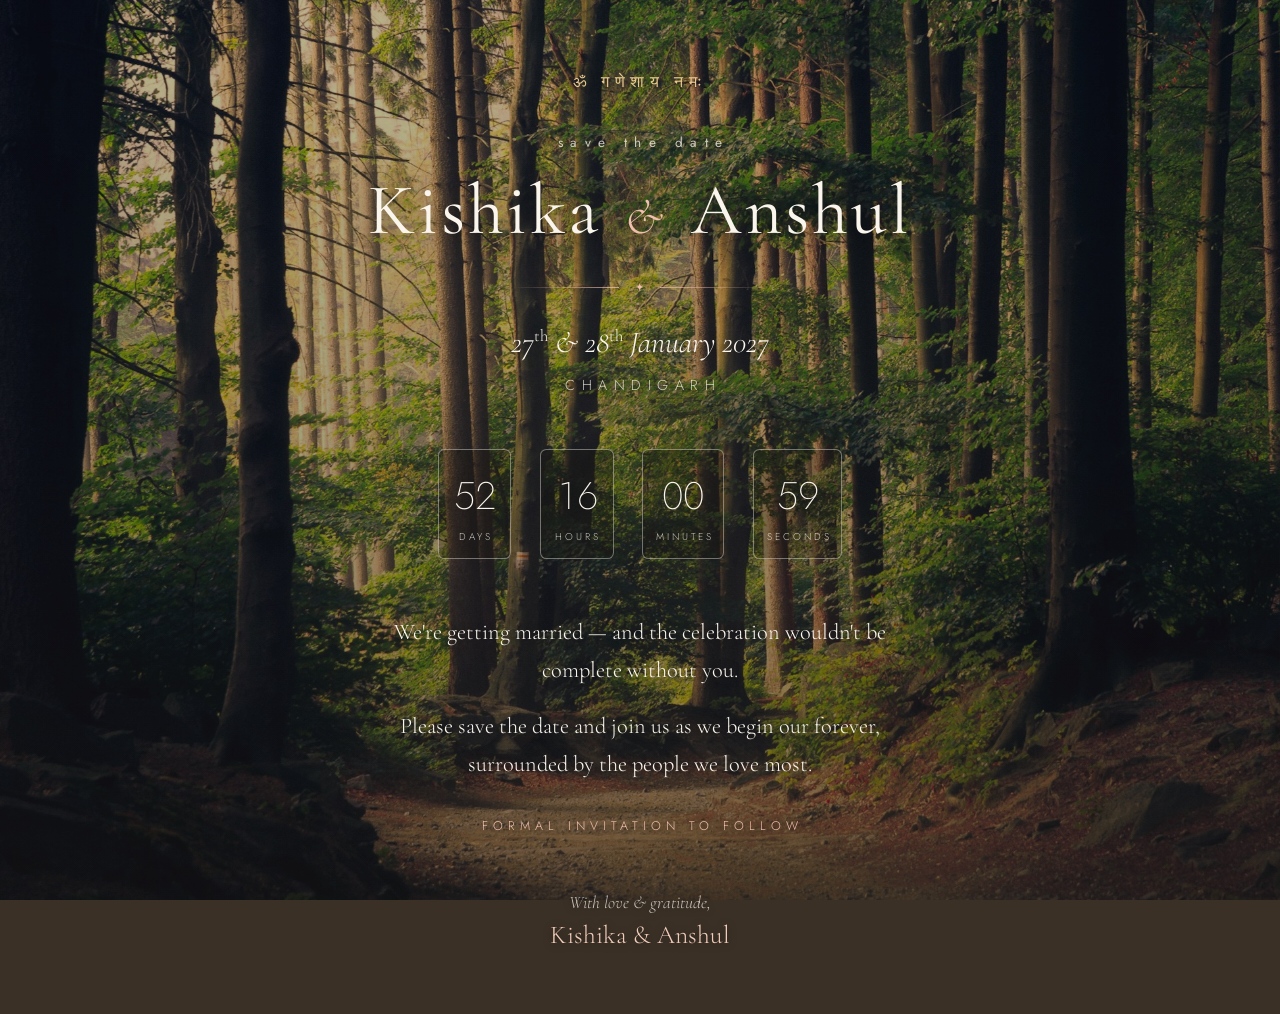
<file: index.html>
<!DOCTYPE html>
<html lang="en">
<head>
  <meta charset="UTF-8">
  <meta name="viewport" content="width=device-width, initial-scale=1.0">
  <title>Kishika &amp; Anshul — Save the Date</title>
  <meta name="description" content="We're getting married! 27–28 January 2027 · Chandigarh. Please save the date.">

  <!-- Link preview (WhatsApp / social) -->
  <meta property="og:title" content="Kishika & Anshul — Save the Date">
  <meta property="og:description" content="We're getting married! 🎉 27–28 January 2027 · Chandigarh. Please save the date.">
  <meta property="og:type" content="website">
  <meta property="og:url" content="https://kishuandanshul.com/">
  <meta property="og:image" content="https://kishuandanshul.com/og-image.png">
  <meta name="twitter:card" content="summary_large_image">

  <link rel="icon" href="data:image/svg+xml,<svg xmlns=%22http://www.w3.org/2000/svg%22 viewBox=%220 0 100 100%22><text y=%22.9em%22 font-size=%2290%22>💍</text></svg>">

  <link rel="preconnect" href="https://fonts.googleapis.com">
  <link rel="preconnect" href="https://fonts.gstatic.com" crossorigin>
  <link href="https://fonts.googleapis.com/css2?family=Cormorant+Garamond:ital,wght@0,300;0,400;0,500;1,400;1,500&family=Jost:wght@200;300;400&display=swap" rel="stylesheet">
  <link rel="stylesheet" href="style.css">
  <link rel="preload" as="image" href="bg.jpg" media="(min-width: 641px)">
  <link rel="preload" as="image" href="bg-mobile.jpg" media="(max-width: 640px)">
</head>
<body>
  <main>
    <header class="hero">
      <p class="blessing fade">ॐ गणेशाय नमः</p>
      <p class="eyebrow fade">save the date</p>
      <h1 class="names fade">Kishika <span class="amp">&amp;</span> Anshul</h1>
      <div class="divider fade" aria-hidden="true"><span></span>✦<span></span></div>
      <p class="dates fade">27<sup>th</sup> &amp; 28<sup>th</sup> January 2027</p>
      <p class="city fade">Chandigarh</p>
    </header>

    <section class="countdown fade" aria-label="Countdown to the wedding">
      <div class="unit"><span class="value" id="days">—</span><span class="label">days</span></div>
      <div class="unit"><span class="value" id="hours">—</span><span class="label">hours</span></div>
      <div class="unit"><span class="value" id="minutes">—</span><span class="label">minutes</span></div>
      <div class="unit"><span class="value" id="seconds">—</span><span class="label">seconds</span></div>
    </section>

    <section class="message fade">
      <p>We're getting married — and the celebration wouldn't be complete without you.</p>
      <p>Please save the date and join us as we begin our forever, surrounded by the people we love most.</p>
      <p class="follow">Formal invitation to follow</p>
    </section>

    <footer class="fade">
      <p class="signoff">With love &amp; gratitude,</p>
      <p class="couple">Kishika &amp; Anshul</p>
    </footer>
  </main>

  <script src="script.js"></script>
</body>
</html>
</file>
<file: style.css>
:root {
  --ivory: #fbf6ed;
  --ivory-soft: rgba(246, 239, 230, 0.78);
  --blush: #f0bfae;
  --blush-deep: #f3cdbb;
  --gold: #e9c98f;
  --shadow-ink: rgba(0, 0, 0, 0.45);
}

* {
  margin: 0;
  padding: 0;
  box-sizing: border-box;
}

html {
  scroll-behavior: smooth;
}

body {
  font-family: "Jost", sans-serif;
  font-weight: 300;
  background: #3a3026;
  color: var(--ivory);
  min-height: 100vh;
  overflow-x: hidden;
  position: relative;
}

/* forest photo background + soft dark overlay for readability */
body::before {
  content: "";
  position: fixed;
  inset: 0;
  z-index: 0;
  background: url("bg.jpg") center / cover no-repeat;
}

body::after {
  content: "";
  position: fixed;
  inset: 0;
  z-index: 0;
  background: linear-gradient(
    180deg,
    rgba(28, 22, 16, 0.3) 0%,
    rgba(28, 22, 16, 0.42) 55%,
    rgba(28, 22, 16, 0.58) 100%
  );
}

@media (max-width: 640px) {
  body::before {
    background-image: url("bg-mobile.jpg");
  }
}

main {
  position: relative;
  z-index: 1;
  max-width: 42rem;
  margin: 0 auto;
  padding: clamp(3rem, 8vh, 6rem) 1.5rem 4rem;
  text-align: center;
  display: flex;
  flex-direction: column;
  align-items: center;
  gap: clamp(2.5rem, 6vh, 4.5rem);
}

/* ---- hero ---- */

.blessing {
  font-family: "Cormorant Garamond", serif;
  font-size: 1rem;
  letter-spacing: 0.35em;
  color: var(--gold);
  text-shadow: 0 1px 10px var(--shadow-ink);
  margin-bottom: 2.5rem;
}

.eyebrow {
  font-size: 0.85rem;
  font-weight: 400;
  letter-spacing: 0.55em;
  text-indent: 0.55em;
  text-transform: lowercase;
  color: var(--ivory-soft);
  text-shadow: 0 1px 8px var(--shadow-ink);
  margin-bottom: 1.2rem;
}

.names {
  font-family: "Cormorant Garamond", serif;
  font-weight: 400;
  font-size: clamp(2.6rem, 10vw, 4.5rem);
  line-height: 1.1;
  letter-spacing: 0.04em;
  color: var(--ivory);
  text-shadow: 0 2px 22px var(--shadow-ink);
}

.names .amp {
  font-style: italic;
  font-weight: 300;
  color: var(--blush);
  font-size: 0.7em;
  padding: 0 0.1em;
}

.divider {
  display: flex;
  align-items: center;
  gap: 1rem;
  color: var(--blush);
  font-size: 0.7rem;
  margin: 1.8rem auto;
  width: min(16rem, 60vw);
}

.divider span {
  flex: 1;
  height: 1px;
  background: linear-gradient(90deg, transparent, rgba(240, 191, 174, 0.75));
}

.divider span:last-child {
  background: linear-gradient(90deg, rgba(240, 191, 174, 0.75), transparent);
}

.dates {
  font-family: "Cormorant Garamond", serif;
  font-style: italic;
  font-size: clamp(1.4rem, 5vw, 1.9rem);
  color: var(--ivory);
  text-shadow: 0 1px 12px var(--shadow-ink);
}

.dates sup {
  font-size: 0.55em;
  font-style: normal;
}

.city {
  font-size: 0.9rem;
  letter-spacing: 0.45em;
  text-indent: 0.45em;
  text-transform: uppercase;
  color: var(--ivory-soft);
  text-shadow: 0 1px 8px var(--shadow-ink);
  margin-top: 0.9rem;
}

/* ---- countdown ---- */

.countdown {
  display: flex;
  justify-content: center;
  gap: clamp(0.8rem, 3vw, 1.8rem);
  flex-wrap: wrap;
}

.unit {
  display: flex;
  flex-direction: column;
  align-items: center;
  min-width: 4.6rem;
  padding: 1.1rem 0.6rem 0.9rem;
  border: 1px solid rgba(250, 246, 240, 0.4);
  border-radius: 0.4rem;
  background: rgba(28, 22, 16, 0.28);
  backdrop-filter: blur(6px);
  -webkit-backdrop-filter: blur(6px);
}

.unit .value {
  font-size: clamp(1.8rem, 6vw, 2.4rem);
  font-weight: 200;
  font-variant-numeric: tabular-nums;
  color: var(--ivory);
}

.unit .label {
  font-size: 0.62rem;
  letter-spacing: 0.3em;
  text-indent: 0.3em;
  text-transform: uppercase;
  color: var(--ivory-soft);
  margin-top: 0.35rem;
}

.its-time {
  font-family: "Cormorant Garamond", serif;
  font-style: italic;
  font-size: 1.6rem;
  color: var(--ivory);
  text-shadow: 0 1px 12px var(--shadow-ink);
}

@media (max-width: 430px) {
  .countdown { gap: 0.55rem; }
  .unit { min-width: 4.1rem; padding: 0.9rem 0.4rem 0.75rem; }
  .unit .label { font-size: 0.56rem; letter-spacing: 0.16em; text-indent: 0.16em; }
}

/* ---- message ---- */

.message {
  font-family: "Cormorant Garamond", serif;
  font-size: clamp(1.15rem, 4vw, 1.4rem);
  line-height: 1.7;
  color: var(--ivory);
  text-shadow: 0 1px 12px var(--shadow-ink);
  display: flex;
  flex-direction: column;
  gap: 1.1rem;
  max-width: 34rem;
}

.message .follow {
  font-family: "Jost", sans-serif;
  font-size: 0.78rem;
  letter-spacing: 0.4em;
  text-indent: 0.4em;
  text-transform: uppercase;
  color: var(--blush);
  text-shadow: 0 1px 8px var(--shadow-ink);
  margin-top: 1rem;
}

/* ---- footer ---- */

footer .signoff {
  font-family: "Cormorant Garamond", serif;
  font-style: italic;
  font-size: 1.1rem;
  color: var(--ivory-soft);
  text-shadow: 0 1px 8px var(--shadow-ink);
}

footer .couple {
  font-family: "Cormorant Garamond", serif;
  font-size: 1.6rem;
  margin-top: 0.4rem;
  color: var(--blush-deep);
  text-shadow: 0 1px 10px var(--shadow-ink);
}

/* ---- entrance animation ---- */

.fade {
  opacity: 0;
  transform: translateY(14px);
  animation: rise 1.1s ease forwards;
}

.hero .fade:nth-child(1) { animation-delay: 0.1s; }
.hero .fade:nth-child(2) { animation-delay: 0.35s; }
.hero .fade:nth-child(3) { animation-delay: 0.6s; }
.hero .fade:nth-child(4) { animation-delay: 0.85s; }
.hero .fade:nth-child(5) { animation-delay: 1.05s; }
.hero .fade:nth-child(6) { animation-delay: 1.25s; }
main > .countdown { animation-delay: 1.5s; }
main > .message   { animation-delay: 1.75s; }
main > footer     { animation-delay: 2s; }

@keyframes rise {
  to {
    opacity: 1;
    transform: translateY(0);
  }
}

@media (prefers-reduced-motion: reduce) {
  .fade { animation: none; opacity: 1; transform: none; }
}
</file>
